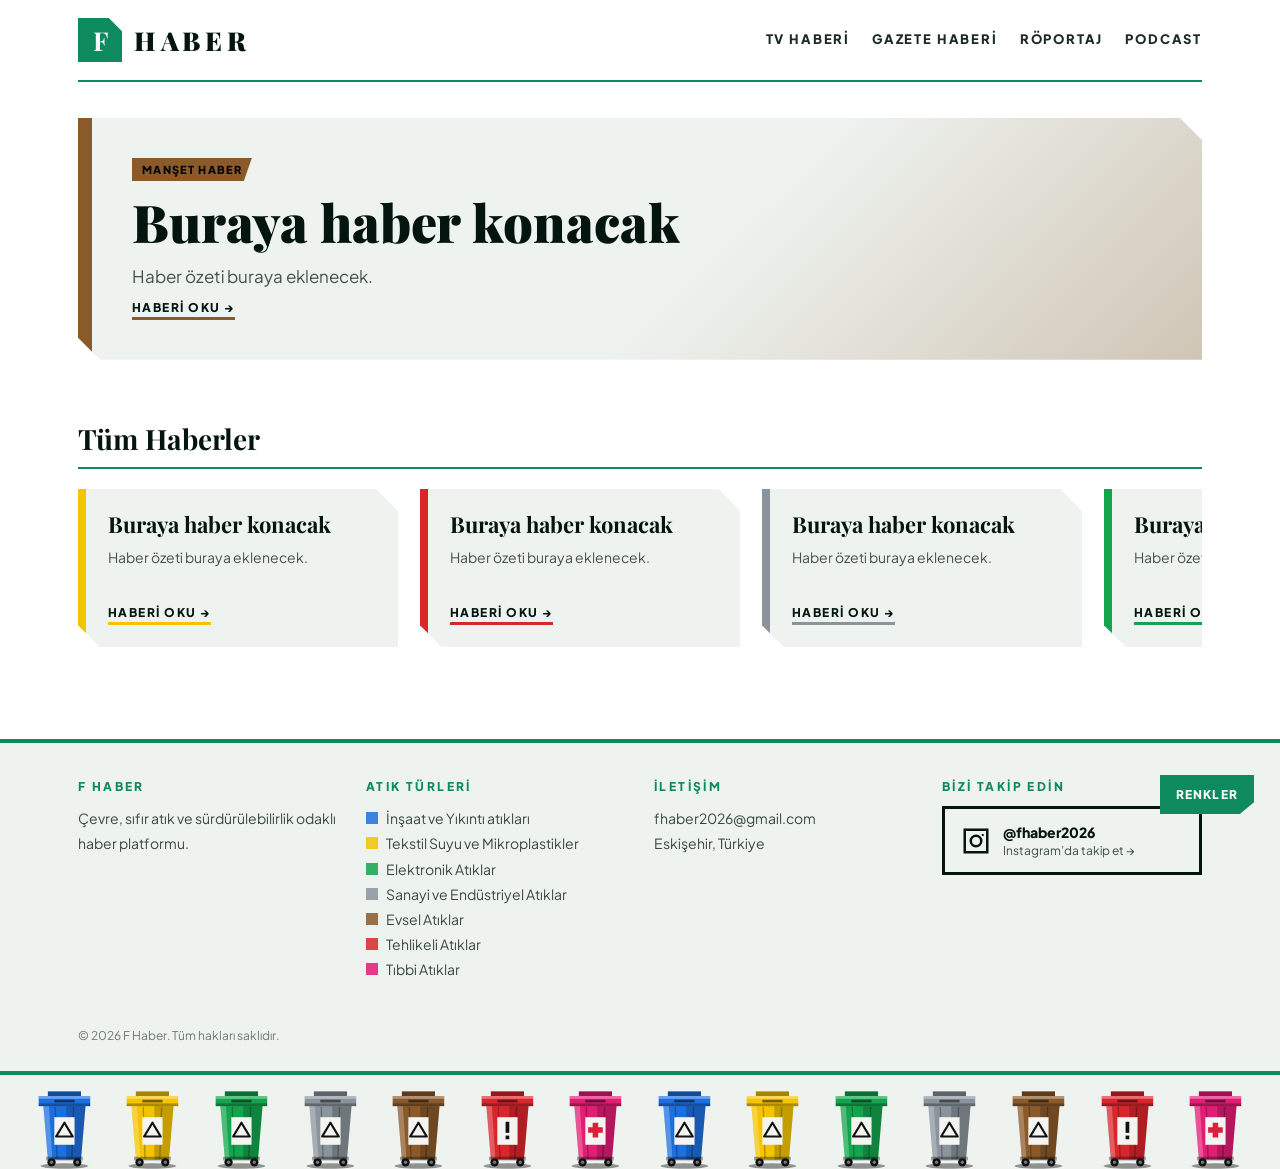
<file: f_haber_ana_sayfa.html>
<!DOCTYPE html>
<html lang="tr">
<head>
<meta charset="UTF-8">
<meta name="viewport" content="width=device-width, initial-scale=1, viewport-fit=cover">
<title>F Haber | Çevre ve Sürdürülebilirlik</title>
<link href="https://fonts.googleapis.com/css2?family=Playfair+Display:wght@700;900&family=Plus+Jakarta+Sans:wght@400;600;800&display=swap" rel="stylesheet">
<link rel="stylesheet" href="style_4.css">
</head>
<body>

<div class="wrap">
<nav>
    <a class="logo" href="f_haber_ana_sayfa.html"><b class="ed">F</b><span class="ed">HABER</span></a>
    <div class="menu">
      <a href="tv_haberi.html">TV HABERİ</a>
      <a href="gazete_haberi.html">GAZETE HABERİ</a>
      <a href="r%C3%B6portaj.html">RÖPORTAJ</a>
      <a href="podcast.html">PODCAST</a>
    </div>
  </nav>
  
  <main id="app"></main>
</div>

<footer>
  <div class="wrap">
    <div class="fg">
      <div><h5>F HABER</h5><p>Çevre, sıfır atık ve sürdürülebilirlik odaklı haber platformu.</p></div>
      <div><h5>ATIK TÜRLERİ</h5><ul id="ft"></ul></div>
      <div><h5>İLETİŞİM</h5><p>fhaber2026@gmail.com<br>Eskişehir, Türkiye</p></div>
      <div><h5>BİZİ TAKİP EDİN</h5>
        <a class="ig" href="https://www.instagram.com/fhaber2026?exln=b2tvYTRlbGV6OHJu" target="_blank" rel="noopener">
          <svg viewBox="0 0 24 24" fill="none" stroke="currentColor" stroke-width="2"><rect x="3" y="3" width="18" height="18"/><circle cx="12" cy="12" r="4.2"/><rect x="16.6" y="6.4" width="1.6" height="1.6" fill="currentColor" stroke="none"/></svg>
          <span>@fhaber2026<small>Instagram’da takip et →</small></span>
        </a>
      </div>
    </div>
    <div class="cp">© 2026 F Haber. Tüm hakları saklıdır.</div>
  </div>
</footer>

<div class="bins bot" id="bb"></div>
<button id="tg">RENKLER</button>
<div id="pn"></div>

<script>
const TYPES={paper:['İnşaat ve Yıkıntı atıkları','--paper'],plastic:['Tekstil Suyu ve Mikroplastikler','--plastic'],glass:['Elektronik Atıklar','--glass'],metal:['Sanayi ve Endüstriyel Atıklar','--metal'],organic:['Evsel Atıklar','--organic'],hazard:['Tehlikeli Atıklar','--hazard'],medical:['Tıbbi Atıklar','--medical']};

const N=[
{id:'haber-1', t:'organic', h:'Buraya haber konacak', s:'Haber özeti buraya eklenecek.', img:'', text:'Haber detayı buraya eklenecek.'},
{id:'haber-2', t:'plastic', h:'Buraya haber konacak', s:'Haber özeti buraya eklenecek.', img:'', text:'Haber detayı buraya eklenecek.'},
{id:'haber-3', t:'hazard', h:'Buraya haber konacak', s:'Haber özeti buraya eklenecek.', img:'', text:'Haber detayı buraya eklenecek.'},
{id:'haber-4', t:'metal', h:'Buraya haber konacak', s:'Haber özeti buraya eklenecek.', img:'', text:'Haber detayı buraya eklenecek.'},
{id:'haber-5', t:'glass', h:'Buraya haber konacak', s:'Haber özeti buraya eklenecek.', img:'', text:'Haber detayı buraya eklenecek.'},
{id:'tv-1', t:'organic', h:'TV Haberi Buraya Konacak', s:'Haber özeti buraya eklenecek.', img:'', text:'Haber detayı buraya eklenecek.'},
{id:'tv-2', t:'plastic', h:'TV Haberi Buraya Konacak', s:'Haber özeti buraya eklenecek.', img:'', text:'Haber detayı buraya eklenecek.'},
{id:'tv-3', t:'hazard', h:'TV Haberi Buraya Konacak', s:'Haber özeti buraya eklenecek.', img:'', text:'Haber detayı buraya eklenecek.'},
{id:'gazete-1', t:'paper', h:'Gazete Haberi Buraya Konacak', s:'Haber özeti buraya eklenecek.', img:'', text:'Haber detayı buraya eklenecek.'},
{id:'gazete-2', t:'plastic', h:'Gazete Haberi Buraya Konacak', s:'Haber özeti buraya eklenecek.', img:'', text:'Haber detayı buraya eklenecek.'},
{id:'gazete-3', t:'metal', h:'Gazete Haberi Buraya Konacak', s:'Haber özeti buraya eklenecek.', img:'', text:'Haber detayı buraya eklenecek.'},
{id:'roportaj-1', t:'organic', h:'Röportaj Buraya Konacak', s:'Röportaj özeti buraya eklenecek.', img:'', text:'Röportaj detayı buraya eklenecek.'},
{id:'roportaj-2', t:'glass', h:'Röportaj Buraya Konacak', s:'Röportaj özeti buraya eklenecek.', img:'', text:'Röportaj detayı buraya eklenecek.'},
{id:'roportaj-3', t:'medical', h:'Röportaj Buraya Konacak', s:'Röportaj özeti buraya eklenecek.', img:'', text:'Röportaj detayı buraya eklenecek.'},
{id:'podcast-1', t:'hazard', h:'Podcast Buraya Konacak', s:'Podcast özeti buraya eklenecek.', img:'', text:'Podcast detayı buraya eklenecek.'},
{id:'podcast-2', t:'paper', h:'Podcast Buraya Konacak', s:'Podcast özeti buraya eklenecek.', img:'', text:'Podcast detayı buraya eklenecek.'},
{id:'podcast-3', t:'plastic', h:'Podcast Buraya Konacak', s:'Podcast özeti buraya eklenecek.', img:'', text:'Podcast detayı buraya eklenecek.'}
];

const $=s=>document.querySelector(s),root=document.documentElement;
const bin=(c,k)=>{const ic=k=='medical'?'<path d="M29 41h6v5h5v6h-5v5h-6v-5h-5v-6h5z" fill="#e11d3c"/>':k=='hazard'?'<rect x="30" y="40" width="4" height="12" fill="#111"/><rect x="30" y="55" width="4" height="4" fill="#111"/>':'<path d="M32 41l9 15H23z" fill="none" stroke="#111" stroke-width="2.4" stroke-linejoin="round"/>';
return `<svg viewBox="0 0 64 92"><ellipse cx="32" cy="88" rx="26" ry="3" fill="#000" opacity=".4"/><rect x="14" y="7" width="36" height="6" fill="${c}"/><rect x="14" y="7" width="36" height="6" fill="#0005"/><polygon points="9,22 55,22 50,81 14,81" fill="${c}"/><polygon points="34,22 55,22 50,81 34,81" fill="#0003"/><polygon points="9,22 15,22 19,81 14,81" fill="#fff" opacity=".25"/><path d="M22 24l2 56M42 24l-2 56" stroke="#0004" stroke-width="1.5"/><rect x="21" y="35" width="22" height="30" fill="#f4f4f0"/>${ic}<rect x="4" y="12" width="56" height="11" fill="${c}"/><rect x="4" y="12" width="56" height="3" fill="#fff" opacity=".35"/><rect x="4" y="20" width="56" height="3" fill="#000" opacity=".3"/><rect x="21" y="16" width="22" height="3" fill="#000" opacity=".5"/><rect x="12" y="78" width="40" height="4" fill="#000" opacity=".35"/><circle cx="18" cy="84" r="4.5" fill="#111"/><circle cx="18" cy="84" r="1.8" fill="#777"/><circle cx="46" cy="84" r="4.5" fill="#111"/><circle cx="46" cy="84" r="1.8" fill="#777"/></svg>`};

function drawBins(){const h=Object.entries(TYPES).map(([k,v])=>bin(`var(${v[1]})`,k));$('#bb').innerHTML=[...h,...h].join('')}
let heroIndex=0,timer=null;

const card=(n,hero)=>`<div class="card ${hero?'hero':''}" data-id="${n.id}" style="--c:var(${TYPES[n.t][1]})">${hero?'<span class="tag">Manşet Haber</span>':''}${hero && n.img ?`<img src="${n.img}" class="hero-img">`:''}<h3 class="ed">${n.h}</h3><p>${n.s}</p><span class="more">HABERİ OKU →</span></div>`;

function render(){
  let html=`${card(N[heroIndex],true)}
            <h2 class="slider-title ed">Tüm Haberler</h2>
            <div class="news-slider">`;
  
  for(let i=0; i<N.length; i++){
    if(i !== heroIndex) html += card(N[i], false);
  }
  
  html+='</div>';
  $('#app').innerHTML=html;

  document.querySelectorAll('.card').forEach(cardEl => {
    cardEl.onclick = () => {
      const id = cardEl.dataset.id;
      const selectedNews = N.find(item => item.id === id);
      localStorage.setItem('fh-current-news', JSON.stringify(selectedNews));
      window.location.href = 'f_haber_detay_sayfas.html';
    };
  });
}

function startTimer(){
  clearInterval(timer);
  timer=setInterval(()=>{
    // Fare slider'ın üstündeyken manşet değişmesin (kaydırma sıfırlanmasın)
    if($('.news-slider:hover')) return;
    let next;
    do { next=Math.floor(Math.random()*N.length); } while(next===heroIndex);
    heroIndex=next;
    render();
  },5000);
}

const DEF={'--bg':'#ffffff','--surface':'#eef3f0','--accent':'#0e8a5f','--paper':'#1d6fe0','--plastic':'#f5c400','--glass':'#14a44d','--metal':'#8a949c','--organic':'#8a5a2b','--hazard':'#d9262c','--medical':'#e11d74'};
const LBL={'--bg':'Arka plan','--surface':'Kart zemini','--accent':'Ana yeşil','--paper':'Kağıt','--plastic':'Plastik','--glass':'Cam','--metal':'Metal','--organic':'Organik','--hazard':'Tehlikeli','--medical':'Tıbbi'};
let cur={...DEF};try{Object.assign(cur,JSON.parse(localStorage.getItem('fh-c2')||'{}'))}catch(e){}
function apply(){for(const k in cur)root.style.setProperty(k,cur[k])}
function panel(){$('#pn').innerHTML=Object.keys(DEF).map(k=>`<label>${LBL[k]}<input type="color" data-k="${k}" value="${cur[k]}"></label>`).join('')+'<button id="rs">SIFIRLA</button>';}
$('#pn').addEventListener('input',e=>{const k=e.target.dataset.k;if(!k)return;cur[k]=e.target.value;apply();try{localStorage.setItem('fh-c2',JSON.stringify(cur))}catch(_){}});
$('#pn').addEventListener('click',e=>{if(e.target.id=='rs'){cur={...DEF};apply();panel();try{localStorage.removeItem('fh-c2')}catch(_){}}});

$('#tg').onclick=()=>$('#pn').classList.toggle('open');
$('#ft').innerHTML=Object.values(TYPES).map(v=>`<li><span class="sw" style="--c:var(${v[1]})"></span>${v[0]}</li>`).join('');
// Slider üzerinde fare tekerleği ile yatay kaydırma
let snapT;
$('#app').addEventListener('wheel',e=>{
  const s=e.target.closest('.news-slider');
  if(!s) return;
  const max=s.scrollWidth-s.clientWidth;
  if(max<=0) return;
  const d=Math.abs(e.deltaX)>Math.abs(e.deltaY)?e.deltaX:e.deltaY;
  // Başta veya sondaysa sayfanın normal kaydırmasına izin ver
  if((d<0&&s.scrollLeft<=0)||(d>0&&s.scrollLeft>=max-1)) return;
  e.preventDefault();
  s.style.scrollSnapType='none';   // kaydırma sırasında snap'i kapat
  s.scrollLeft+=d;
  clearTimeout(snapT);
  snapT=setTimeout(()=>{s.style.scrollSnapType='';},150); // durunca en yakın karta otursun
},{passive:false});
apply(); panel(); drawBins(); render(); startTimer();
</script>
</body>
</html>
</file>
<file: style_4.css>
:root {
  color-scheme: light;

  --bg: #ffffff;
  --surface: #eef3f0;
  --accent: #0e8a5f;
  --text: #1c2b25;
  --ink: #04140e;

  /* ATIK KATEGORİLERİ */

  --paper: #1d6fe0;
  --plastic: #f5c400;
  --glass: #14a44d;
  --metal: #8a949c;
  --organic: #8a5a2b;
  --hazard: #d9262c;
  --medical: #e11d74;
  --zero-waste: #009688;
}

* {
  box-sizing: border-box;
  margin: 0;
  border-radius: 0;
}

html {
  scroll-padding-top: env(safe-area-inset-top, 0px);
}

body {
  background: var(--bg);
  color: var(--text);
  font-family: 'Plus Jakarta Sans', system-ui, sans-serif;
  min-height: 100vh;
  padding: env(safe-area-inset-top, 0px) 0 env(safe-area-inset-bottom, 0px);
}

h1, h2, h3, .ed {
  font-family: 'Playfair Display', Georgia, serif;
}


/* GERİ DÖNÜŞÜM KUTULARI */

.bins {
  display: flex;
  justify-content: space-around;
  align-items: flex-end;
  gap: 8px;
  padding: 0 24px;
  background: var(--surface);
  overflow: hidden;
}

.bins svg {
  width: clamp(22px, 4.6vw, 70px);
  max-width: calc((100% - 56px) / 8);
  min-width: 0;
  height: auto;
  display: block;
  flex-shrink: 1;
}

.bins.bot {
  border-top: 4px solid var(--accent);
  padding-top: 10px;
}


/* ANA SAYFA VE MENÜ */

.wrap {
  max-width: 1180px;
  margin: 0 auto;
  padding: 0 28px;
}

nav {
  display: flex;
  justify-content: space-between;
  align-items: center;
  flex-wrap: wrap;
  gap: 12px;
  padding: 18px 0;
  border-bottom: 2px solid var(--accent);
}

.logo {
  display: flex;
  align-items: center;
  gap: 12px;
  cursor: pointer;
  color: var(--ink);
  text-decoration: none;
}

.logo b {
  width: 44px;
  height: 44px;
  background: var(--accent);
  color: #fff;
  display: grid;
  place-items: center;
  font-size: 26px;
  clip-path: polygon(
    0 0,
    70% 0,
    100% 30%,
    100% 100%,
    0 100%
  );
}

.logo span {
  font-size: 26px;
  letter-spacing: .18em;
  font-weight: 900;
}

.menu {
  display: flex;
  gap: 22px;
  flex-wrap: wrap;
}

.menu a {
  font: 800 13px 'Plus Jakarta Sans';
  letter-spacing: .14em;
  color: var(--text);
  text-decoration: none;
  padding: 6px 0;
  border-bottom: 3px solid transparent;
}

.menu a:hover,
.menu a.on {
  border-color: var(--accent);
  color: var(--accent);
}

main {
  padding: 36px 0 48px;
}


/* HABER KARTLARI */

.grid {
  display: grid;
  gap: 22px;
  grid-template-columns: repeat(auto-fill, minmax(290px, 1fr));
}

.card {
  background: var(--surface);
  border-left: 8px solid var(--c);
  padding: 22px;
  cursor: pointer;
  display: flex;
  flex-direction: column;
  gap: 10px;

  clip-path: polygon(
    0 0,
    calc(100% - 22px) 0,
    100% 22px,
    100% 100%,
    22px 100%,
    0 calc(100% - 22px)
  );

  transition: transform .2s, background .2s;
  text-decoration: none;
  color: inherit;
}

.card:hover {
  transform: translate(-3px, -3px);
  background: #e1ebe6;
}

.tag {
  align-self: flex-start;
  background: var(--c);
  color: #000;
  font: 800 11px 'Plus Jakarta Sans';
  letter-spacing: .12em;
  padding: 5px 10px;
  text-transform: uppercase;

  clip-path: polygon(
    0 0,
    100% 0,
    calc(100% - 8px) 100%,
    0 100%
  );
}

.card h3 {
  font-size: 22px;
  color: var(--ink);
  line-height: 1.2;
}

.card p {
  font-size: 14px;
  opacity: .8;
  line-height: 1.55;
}

.more {
  margin-top: auto;
  align-self: flex-start;
  border-bottom: 3px solid var(--c);
  padding-bottom: 2px;
  font: 800 12px 'Plus Jakarta Sans';
  letter-spacing: .12em;
  color: var(--ink);
}

.card-img {
  width: 100%;
  height: 180px;
  object-fit: cover;
  display: block;
  margin-bottom: 10px;
}


/* DİNAMİK MANŞET TASARIMI */

.hero {
  grid-column: 1/-1;
  border-left: 14px solid var(--c);
  padding: 40px;
  justify-content: flex-start;

  background: linear-gradient(
    135deg,
    var(--surface) 55%,
    color-mix(in srgb, var(--c) 30%, var(--surface))
  );
}

.hero-img {
  width: 100%;
  height: 350px;
  object-fit: cover;
  margin: 16px 0;
  display: block;
}

.hero h3 {
  font-size: clamp(30px, 5vw, 52px);
  font-weight: 900;
}

.hero p {
  font-size: 17px;
  max-width: 680px;
}


/* KAYDIRILABİLİR HABER ALANI */

.slider-title {
  margin: 60px 0 20px;
  font-size: 28px;
  color: var(--ink);
  border-bottom: 2px solid var(--accent);
  padding-bottom: 10px;
}

.news-slider {
  display: flex;
  overflow-x: auto;
  gap: 22px;
  padding-bottom: 24px;
  scroll-snap-type: x mandatory;
  -webkit-overflow-scrolling: touch;
}

.news-slider .card {
  min-width: 320px;
  max-width: 320px;
  flex: 0 0 auto;
  scroll-snap-align: start;
}

.news-slider::-webkit-scrollbar {
  height: 10px;
}

.news-slider::-webkit-scrollbar-track {
  background: var(--surface);
  border-radius: 5px;
}

.news-slider::-webkit-scrollbar-thumb {
  background: var(--accent);
  border-radius: 5px;
}


/* RENK AYARLARI PANELİ */

#tg {
  position: fixed;
  right: 26px;
  bottom: calc(86px + env(safe-area-inset-bottom, 0px));
  z-index: 60;
  background: var(--accent);
  color: #fff;
  border: 0;
  padding: 12px 16px;
  font: 800 12px 'Plus Jakarta Sans';
  letter-spacing: .1em;
  cursor: pointer;

  clip-path: polygon(
    0 0,
    100% 0,
    100% 70%,
    85% 100%,
    0 100%
  );
}

#pn {
  position: fixed;
  right: 26px;
  bottom: calc(134px + env(safe-area-inset-bottom, 0px));
  z-index: 60;
  background: #fffffff2;
  backdrop-filter: blur(8px);
  border: 2px solid var(--accent);
  padding: 16px;
  width: 250px;
  display: none;
  max-height: 60vh;
  overflow: auto;
}

#pn.open {
  display: block;
}

#pn label {
  display: flex;
  justify-content: space-between;
  align-items: center;
  font-size: 13px;
  padding: 5px 0;
}

#pn input {
  width: 46px;
  height: 28px;
  border: 2px solid #fff3;
  background: none;
  padding: 0;
  cursor: pointer;
}

#pn button {
  margin-top: 10px;
  width: 100%;
  background: none;
  border: 2px solid var(--accent);
  color: var(--text);
  padding: 8px;
  font: 800 11px 'Plus Jakarta Sans';
  cursor: pointer;
}


/* HABER DETAY SAYFASI */

.art {
  max-width: 780px;
  margin: 0 auto;
  background: var(--surface);
  border-top: 10px solid var(--c, var(--plastic));
  padding: clamp(22px, 5vw, 56px);

  clip-path: polygon(
    0 0,
    100% 0,
    100% calc(100% - 30px),
    calc(100% - 30px) 100%,
    0 100%
  );
}

.art-img {
  width: 100%;
  height: clamp(250px, 40vh, 450px);
  object-fit: cover;
  margin-bottom: 24px;
  display: block;
}

.art h1 {
  font-size: clamp(30px, 5vw, 48px);
  color: var(--ink);
  line-height: 1.15;
  margin: 16px 0;
}

.art .lead {
  font-size: 19px;
  opacity: .9;
  border-left: 5px solid var(--c, var(--plastic));
  padding-left: 16px;
  margin-bottom: 24px;
  line-height: 1.55;
}

.art p {
  line-height: 1.8;
  margin-bottom: 16px;
  font-size: 16px;
  border-style: none;
  border-color: rgb(255, 215, 0);
}

.back {
  display: inline-block;
  background: none;
  border: 2px solid var(--accent);
  color: var(--text);
  font: 800 12px 'Plus Jakarta Sans';
  letter-spacing: .12em;
  padding: 10px 16px;
  cursor: pointer;
  margin-bottom: 22px;
  text-decoration: none;
  transition: all .2s;
}

.back:hover {
  background: var(--accent);
  color: #fff;
}


/* HABER METİNLERİ VE GÖRSELLER */

.site-message {
  padding: 25px;
  background: var(--surface);
  line-height: 1.6;
}

.article-body {
  line-height: 1.85;
  overflow-wrap: anywhere;
}

.article-body p {
  margin-bottom: 20px;
}

.article-body img {
  max-width: 100%;
  height: auto;
  display: block;
  margin: 20px auto;
  cursor: zoom-in;
}

.article-body h2,
.article-body h3 {
  margin: 25px 0 12px;
}

.article-body a {
  color: var(--accent);
}

.art figure {
  margin: 20px 0 28px;
}

.art figure img {
  max-width: 100%;
  height: auto;
}


/* FOTOĞRAF ALTYAZILARI */

.art .news-figure {
  margin: 20px 0 28px;
}

.news-figure .art-img {
  margin-bottom: 0;
  cursor: zoom-in;
}

.photo-caption {
  display: block;
  font-family: 'Plus Jakarta Sans', sans-serif;
  font-size: 12px;
  font-weight: 400;
  font-style: italic;
  color: #68756f;
  line-height: 1.5;
  padding: 7px 0;
  text-align: left;
  overflow-wrap: anywhere;
}


/* FOTOĞRAF GALERİSİ */

.gallery {
  display: grid;
  grid-template-columns: repeat(auto-fill, minmax(180px, 1fr));
  gap: 12px;
  margin: 15px 0;
}

.gallery img {
  width: 100%;
  aspect-ratio: 4/3;
  object-fit: cover;
  cursor: zoom-in;
}

.art .gallery-figure {
  margin: 0;
  min-width: 0;
}

.art .gallery-figure img {
  width: 100%;
  height: auto;
  aspect-ratio: 4/3;
  object-fit: cover;
  display: block;
  cursor: zoom-in;
}

.gallery-figure .photo-caption {
  font-size: 11px;
}


/* FOOTER */

footer {
  background: var(--surface);
  border-top: 4px solid var(--accent);
  margin-top: 20px;
  padding: 36px 0 28px;
}

.fg {
  display: grid;
  gap: 28px;
  grid-template-columns: repeat(auto-fit, minmax(220px, 1fr));
}

footer h5 {
  font: 800 12px 'Plus Jakarta Sans';
  letter-spacing: .2em;
  color: var(--accent);
  margin-bottom: 12px;
}

footer p,
footer li {
  font-size: 14px;
  line-height: 1.8;
  opacity: .85;
}

footer ul {
  list-style: none;
  padding: 0;
}

.sw {
  display: inline-block;
  width: 12px;
  height: 12px;
  background: var(--c);
  margin-right: 8px;
}


/* INSTAGRAM VE YOUTUBE BAĞLANTILARI */

.ig {
  display: flex;
  align-items: center;
  gap: 12px;
  border: 3px solid var(--ink);
  padding: 14px 16px;
  color: var(--ink);
  text-decoration: none;
  font: 800 14px 'Plus Jakarta Sans';
  transition: background .2s;
}

.ig + .ig {
  margin-top: 12px;
}

.ig:hover {
  background: var(--accent);
  border-color: var(--accent);
  color: #fff;
}

.ig svg {
  width: 30px;
  height: 30px;
  flex: none;
}

.ig small {
  display: block;
  font: 400 12px 'Plus Jakarta Sans';
  opacity: .75;
  margin-top: 2px;
}

.cp {
  margin-top: 28px;
  padding-top: 16px;
  border-top: 1px solid #fff2;
  font-size: 12px;
  opacity: .6;
}


/* F HABER LOGOSU */

.site-logo {
  width: 65px;
  height: 65px;
  object-fit: contain;
  display: block;
}


/* VİDEO OYNATICI TASARIMI */

.news-video {
  width: 100%;
  margin: 25px 0 30px;
  overflow: hidden;
  background: #000;
  border-left: 10px solid var(--c, var(--accent));
  box-sizing: border-box;
}

.news-video iframe,
.news-video video {
  display: block;
  width: 100%;
  aspect-ratio: 16 / 9;
  height: auto;
  border: 0;
  background: #000;
}

.news-video video {
  object-fit: contain;
}


/* ========================================= */
/* MOBİL CİHAZ UYUMLULUĞU                    */
/* ========================================= */

@media (max-width: 640px) {

  /* GENEL SAYFA BOYUTLANDIRMA */

  .wrap {
    padding: 0 14px;
  }

  main {
    padding: 18px 0 25px;
  }


  /* F HABER LOGOSU */

  .site-logo {
    width: 50px;
    height: 50px;
  }


  /* SEKİZ GERİ DÖNÜŞÜM KUTUSU */

  .bins {
    padding-left: 8px;
    padding-right: 8px;
    gap: 4px;
  }

  .bins svg {
    width: 11%;
    max-width: calc((100% - 28px) / 8);
    min-width: 0;
    height: auto;
  }


  /* NORMAL HABER KARTLARI */

  .grid {
    grid-template-columns: minmax(0, 1fr);
    gap: 14px;
  }

  .card {
    padding: 14px;
    gap: 8px;
    border-left-width: 5px;
  }

  .card h3 {
    font-size: 18px;
    line-height: 1.25;
  }

  .card p {
    font-size: 12px;
    line-height: 1.5;
  }

  .card-img {
    height: 145px;
    margin-bottom: 5px;
  }


  /* MOBİL MANŞET HABERİ */

  .hero {
    padding: 16px;
    border-left-width: 7px;
  }

  .hero-img {
    width: 100%;
    height: 190px;
    margin: 8px 0;
    object-fit: cover;
  }

  .hero h3 {
    font-size: 24px;
    line-height: 1.2;
  }

  .hero p {
    font-size: 13px;
    line-height: 1.5;
  }


  /* KATEGORİ ETİKETLERİ */

  .tag {
    font-size: 9px;
    padding: 4px 8px;
    letter-spacing: .06em;
  }

  .more {
    font-size: 10px;
  }


  /* MOBİL HABER KAYDIRMA ALANI */

  .slider-title {
    font-size: 22px;
    margin: 28px 0 14px;
    padding-bottom: 8px;
  }

  .news-slider {
    gap: 12px;
    padding-bottom: 14px;
  }

  .news-slider .card {
    min-width: min(240px, 85%);
    max-width: min(240px, 85%);
  }

  .news-slider .card-img {
    height: 130px;
  }


  /* MOBİL HABER DETAY SAYFASI */

  .art {
    padding: 16px;
    border-top-width: 6px;
  }

  .art h1 {
    font-size: 26px;
    line-height: 1.2;
    margin: 12px 0;
  }

  .art p {
    font-size: 14px;
    line-height: 1.7;
  }

  .art .lead {
    font-size: 15px;
    padding-left: 10px;
    margin-bottom: 16px;
  }

  .art-img {
    height: auto;
    max-height: 280px;
    margin-bottom: 15px;
  }


  /* MOBİL FOTOĞRAF ALTYAZILARI */

  .art .news-figure {
    margin: 15px 0 20px;
  }

  .news-figure .art-img {
    margin-bottom: 0;
  }

  .photo-caption {
    font-size: 11px;
    padding: 5px 0;
    line-height: 1.5;
  }

  .gallery-figure .photo-caption {
    font-size: 10px;
  }


  /* MOBİL FOTOĞRAF GALERİSİ */

  .gallery {
    grid-template-columns: repeat(2, minmax(0, 1fr));
    gap: 8px;
  }


  /* MOBİL VİDEO OYNATICI */

  .news-video {
    margin: 15px 0 20px;
    border-left-width: 5px;
  }

  .news-video iframe,
  .news-video video {
    width: 100%;
    aspect-ratio: 16 / 9;
  }

}
/* HABER METNİNDE ALTYAZILI FOTOĞRAFLAR */
.art .article-body .inline-photo {
  margin: 24px 0;
  width: 100%;
}
.article-body .inline-photo img {
  width: 100%;
  height: auto;
  display: block;
  margin: 0;
  cursor: zoom-in;
}
.photo-caption:empty { display: none; }
@media (max-width: 640px) {
  .art .article-body .inline-photo { margin: 16px 0; }
}
/* NORMAL FOTOĞRAFLARIN ALTYAZILARI */

.art .article-body .inline-photo {
  margin: 20px 0 25px;
  width: 100%;
}

.article-body .inline-photo img {
  max-width: 100%;
  height: auto;
  display: block;
  margin: 0 auto;
}

.article-body .inline-photo .photo-caption {
  font-family: 'Plus Jakarta Sans', sans-serif;
  font-size: 12px;
  font-style: italic;
  font-weight: 400;
  color: #68756f;
  text-align: left;
  line-height: 1.5;
  padding: 6px 0;
  margin: 0;
}

@media (max-width: 640px) {
  .article-body .inline-photo .photo-caption {
    font-size: 11px;
  }
}
</file>
